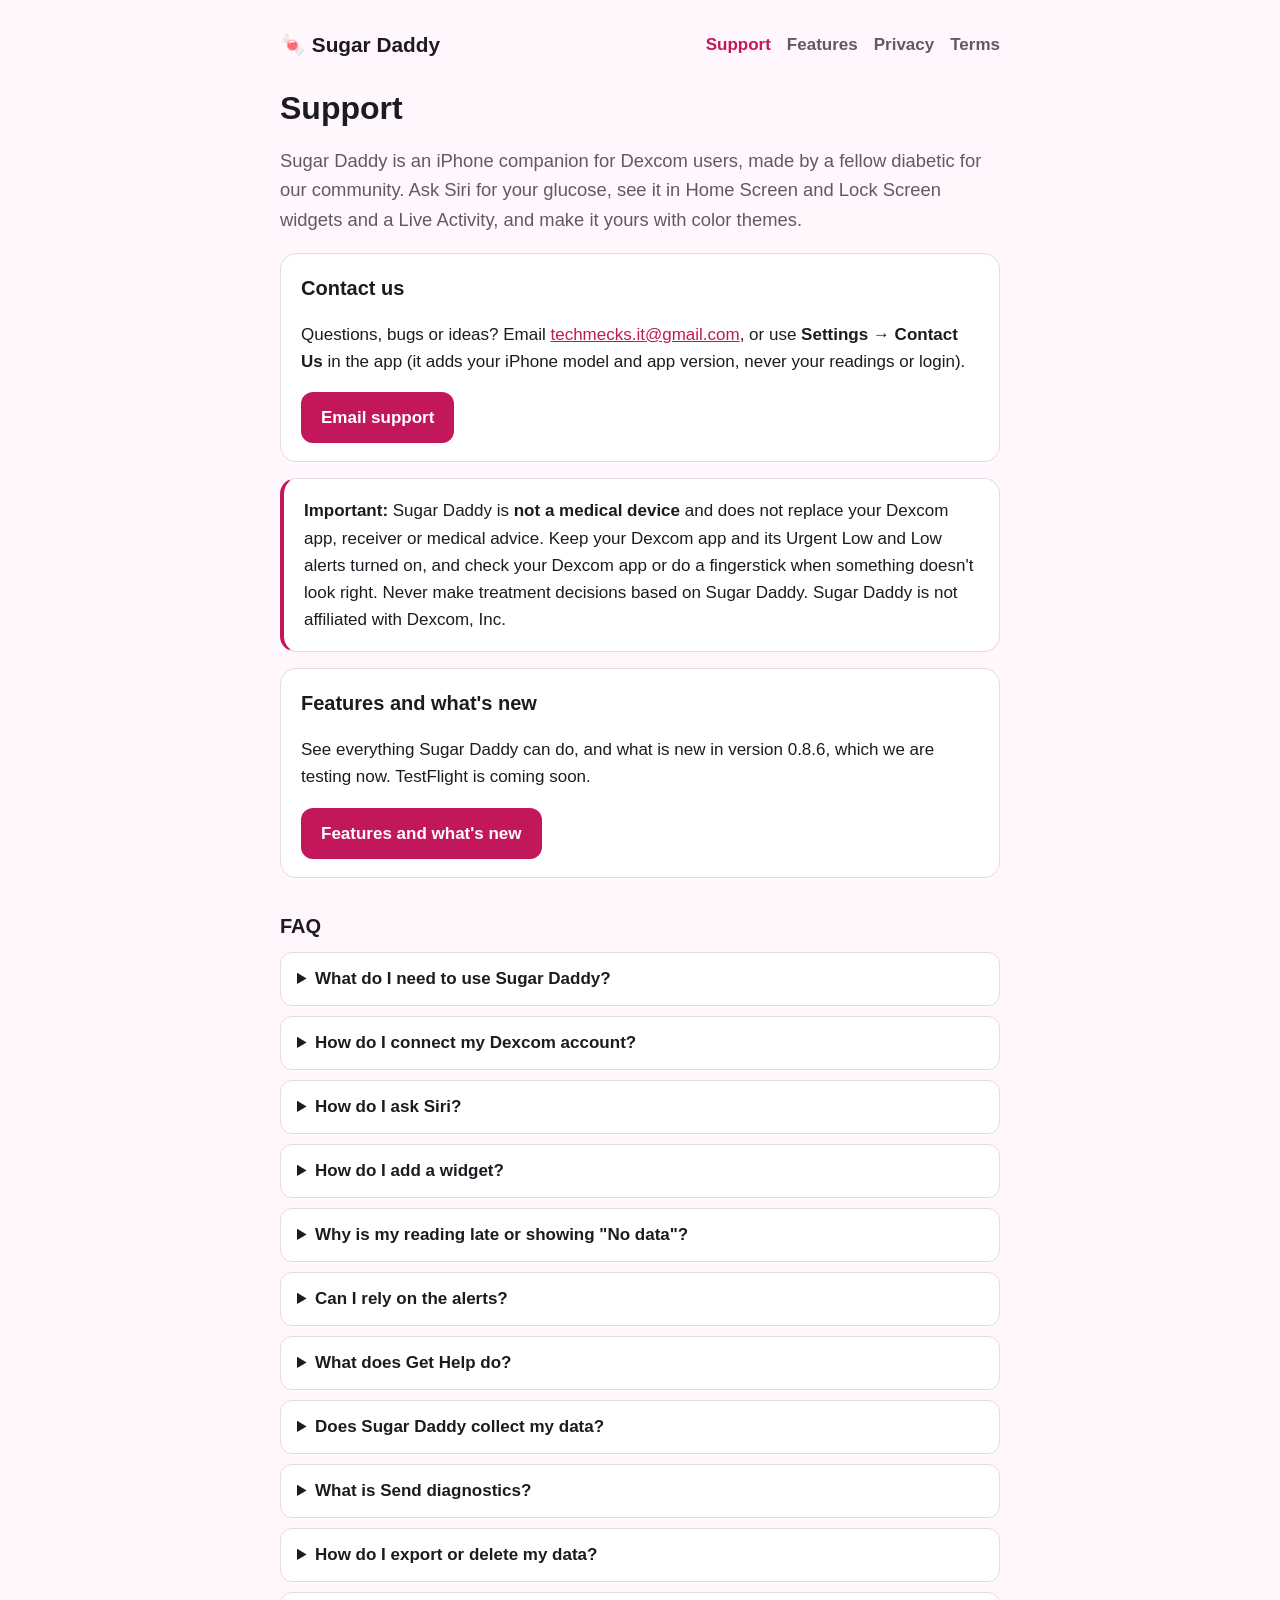
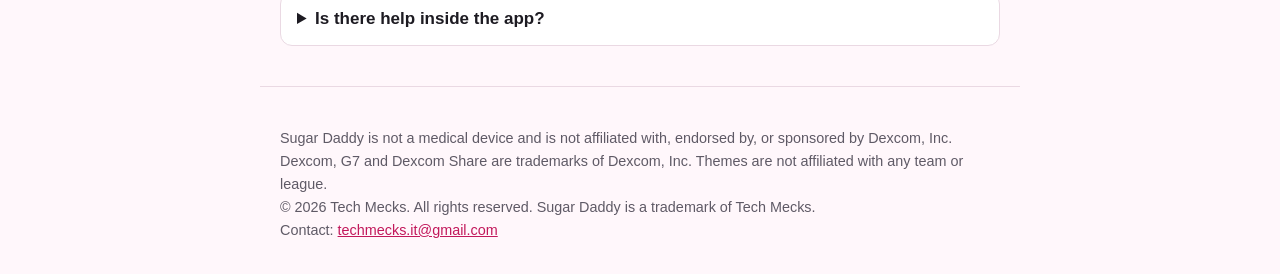
<file: index.html>
<!doctype html>
<html lang="en">
<head>
<meta charset="utf-8">
<meta name="viewport" content="width=device-width, initial-scale=1">
<title>Support · Sugar Daddy</title>
<meta name="description" content="Sugar Daddy: an iPhone companion for Dexcom users, with Siri, widgets and a Live Activity.">
<link rel="stylesheet" href="style.css">
</head>
<body>
<header><a class="brand" href="index.html">🍬 Sugar Daddy</a><nav><a href="index.html" aria-current="page">Support</a><a href="features.html">Features</a><a href="privacy.html">Privacy</a><a href="terms.html">Terms</a></nav></header>
<main>
<h1>Support</h1>
<p class="lead">Sugar Daddy is an iPhone companion for Dexcom users, made by a fellow diabetic for our community. Ask Siri for your glucose, see it in Home Screen and Lock Screen widgets and a Live Activity, and make it yours with color themes.</p>

<div class="card">
<h2 style="margin-top:0">Contact us</h2>
<p>Questions, bugs or ideas? Email <a href="mailto:techmecks.it@gmail.com?subject=Sugar%20Daddy%20Support">techmecks.it@gmail.com</a>, or use <strong>Settings → Contact Us</strong> in the app (it adds your iPhone model and app version, never your readings or login).</p>
<a class="button" href="mailto:techmecks.it@gmail.com?subject=Sugar%20Daddy%20Support">Email support</a>
</div>

<div class="card note">
<strong>Important:</strong> Sugar Daddy is <strong>not a medical device</strong> and does not replace your Dexcom app, receiver or medical advice. Keep your Dexcom app and its Urgent Low and Low alerts turned on, and check your Dexcom app or do a fingerstick when something doesn't look right. Never make treatment decisions based on Sugar Daddy. Sugar Daddy is not affiliated with Dexcom, Inc.
</div>

<div class="card">
<h2 style="margin-top:0">Features and what's new</h2>
<p>See everything Sugar Daddy can do, and what is new in version 0.8.6, which we are testing now. TestFlight is coming soon.</p>
<a class="button" href="features.html">Features and what's new</a>
</div>

<h2>FAQ</h2>
<details><summary>What do I need to use Sugar Daddy?</summary>
<p>An iPhone with iOS 17.0 or newer, and a Dexcom account with Share turned on (that is a setting in Dexcom's own app). Sugar Daddy is for iPhone only. There is no Apple Watch app.</p></details>
<details><summary>How do I connect my Dexcom account?</summary>
<p><strong>Sign in with the Dexcom account of the person wearing the sensor. A follower login won't work.</strong> In your Dexcom app, open <strong>Connections</strong> (or <strong>Share</strong>) and turn on <strong>Share</strong>. Then open Sugar Daddy, choose your region, and sign in with your Dexcom username (email or phone number) and password. Your login is kept only on your iPhone, in its secure storage. Once you are signed in, the screen shows "Password saved on this iPhone" and never shows the password itself.</p>
<p>If readings don't show up: in your own Dexcom app, add a follower (a family member, or a second email of yours) so Share has someone to share with, then try again.</p></details>
<details><summary>How do I ask Siri?</summary>
<p>Always include the app name. For example: <strong>"Hey Siri, what's my sugar in Sugar Daddy"</strong>. You can also say:</p>
<ul>
<li>"Hey Siri, am I going up or down in Sugar Daddy"</li>
<li>"Hey Siri, what was my sugar an hour ago in Sugar Daddy"</li>
<li>"Hey Siri, how long have I been in range in Sugar Daddy"</li>
<li>"Hey Siri, check my sugar with Sugar Daddy", "Ask Sugar Daddy what my sugar is" or "Sugar Daddy sugar"</li>
</ul>
<p>The app also has a <strong>Siri: how to</strong> screen in Settings. The phrases show up in the Shortcuts app too. To hear the answer out loud, go to iPhone <strong>Settings → Siri → Siri Responses</strong> and choose Prefer Spoken Responses.</p></details>
<details><summary>How do I add a widget?</summary>
<p>On the Home Screen, touch and hold an empty area, tap <strong>Edit → Add Widget</strong>, and choose Sugar Daddy. For the Lock Screen, touch and hold the Lock Screen, tap <strong>Customize</strong>, then tap the widget area. Widgets follow the app's theme ("Match app") by default; open <strong>Edit Widget</strong> to give one widget its own theme.</p></details>
<details><summary>Why is my reading late or showing "No data"?</summary>
<p>Dexcom Share can be delayed or unavailable, and iOS decides how often widgets refresh. Home shows how old your reading is, and widgets mark a reading as stale after 10 minutes. If Dexcom is busy or limits requests, Sugar Daddy waits and tries again, never waiting longer than 5 minutes between tries. Check that Share is on in your Dexcom app and that your phone is online. Opening the app refreshes everything right away. Always confirm with your Dexcom app or a fingerstick.</p>
<p>If readings don't show up: in your own Dexcom app, add a follower (a family member, or a second email of yours) so Share has someone to share with, then try again.</p></details>
<details><summary>Can I rely on the alerts?</summary>
<p>Sugar Daddy alerts are an extra, not a replacement for your Dexcom alerts. They depend on iOS Background App Refresh, so they can be delayed or missed, especially if the app was force-quit or Background App Refresh is off. Low alerts are sent as Time Sensitive notifications; they are not Critical Alerts, so they may not sound when your phone is on silent. Keep your Dexcom app's Urgent Low and Low alerts turned on.</p></details>
<details><summary>What does Get Help do?</summary>
<p>Get Help is manual only. It opens Messages with a text to the emergency contact you chose, including your latest reading (and your location, if you allowed it). You review it and tap Send. It does not call anyone or contact emergency services. In an emergency, call 911 (or your local number). The Get Help button appears after you sign in to Dexcom; first it shows <strong>Set up emergency contact</strong>, which walks you through choosing a contact.</p></details>
<details><summary>Does Sugar Daddy collect my data?</summary>
<p>No. There are no servers, analytics or tracking. Your readings and settings stay on your iPhone. See the <a href="privacy.html">Privacy Policy</a>.</p></details>
<details><summary>What is Send diagnostics?</summary>
<p>Send diagnostics opens an email with a short technical log attached (no readings, logins, locations or contacts). Nothing is sent until you press Send.</p></details>
<details><summary>How do I export or delete my data?</summary>
<p>You can export your history as a CSV file from Sweet History. To erase everything from this iPhone, go to <strong>Settings → Delete All My Data</strong>. This removes your Dexcom login, saved readings, tags, settings and the diagnostics log.</p></details>
<details><summary>Is there help inside the app?</summary>
<p>Yes. <strong>Settings → Help</strong> covers Siri, connecting Dexcom, late or missing readings, and how to contact us, and links back to this website.</p></details>

</main>
<footer>Sugar Daddy is not a medical device and is not affiliated with, endorsed by, or sponsored by Dexcom, Inc. Dexcom, G7 and Dexcom Share are trademarks of Dexcom, Inc. Themes are not affiliated with any team or league.<br>© 2026 Tech Mecks. All rights reserved. Sugar Daddy is a trademark of Tech Mecks.<br>Contact: <a href="mailto:techmecks.it@gmail.com">techmecks.it@gmail.com</a></footer>
</body>
</html>
</file>
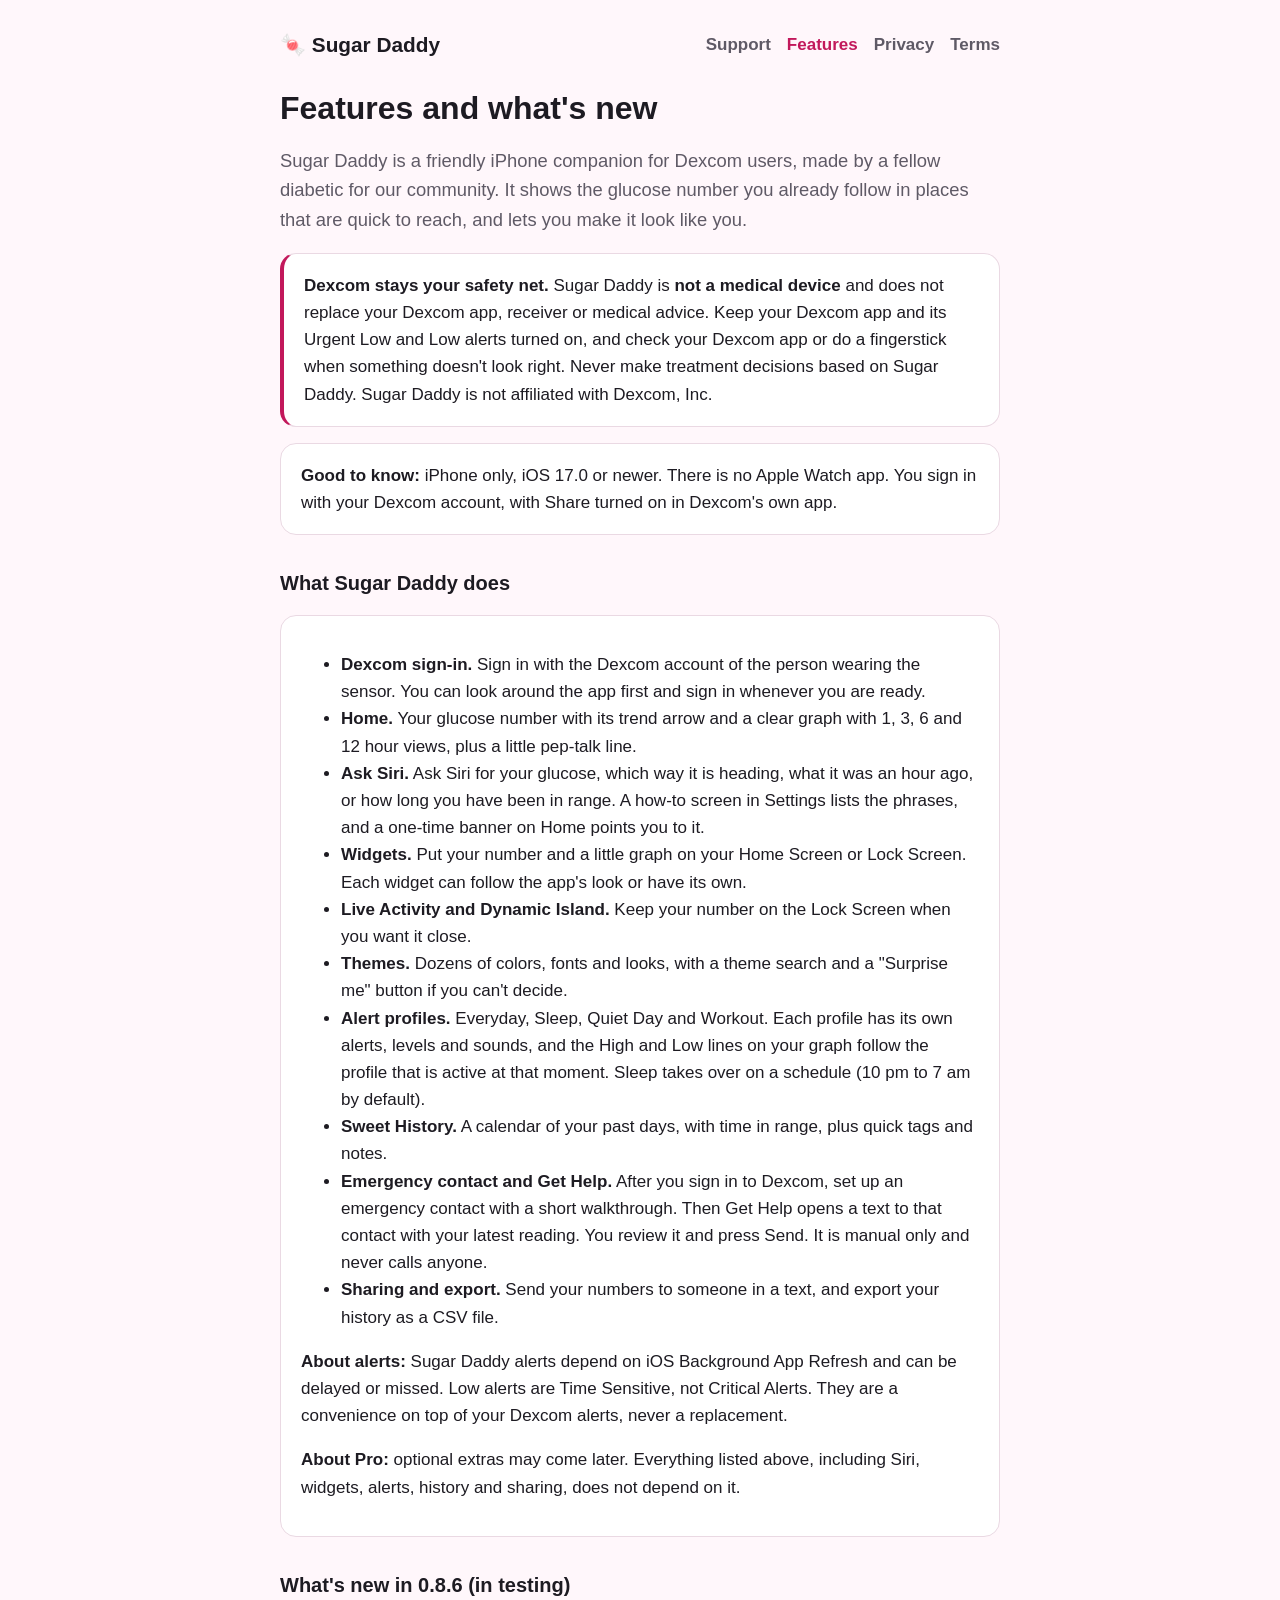
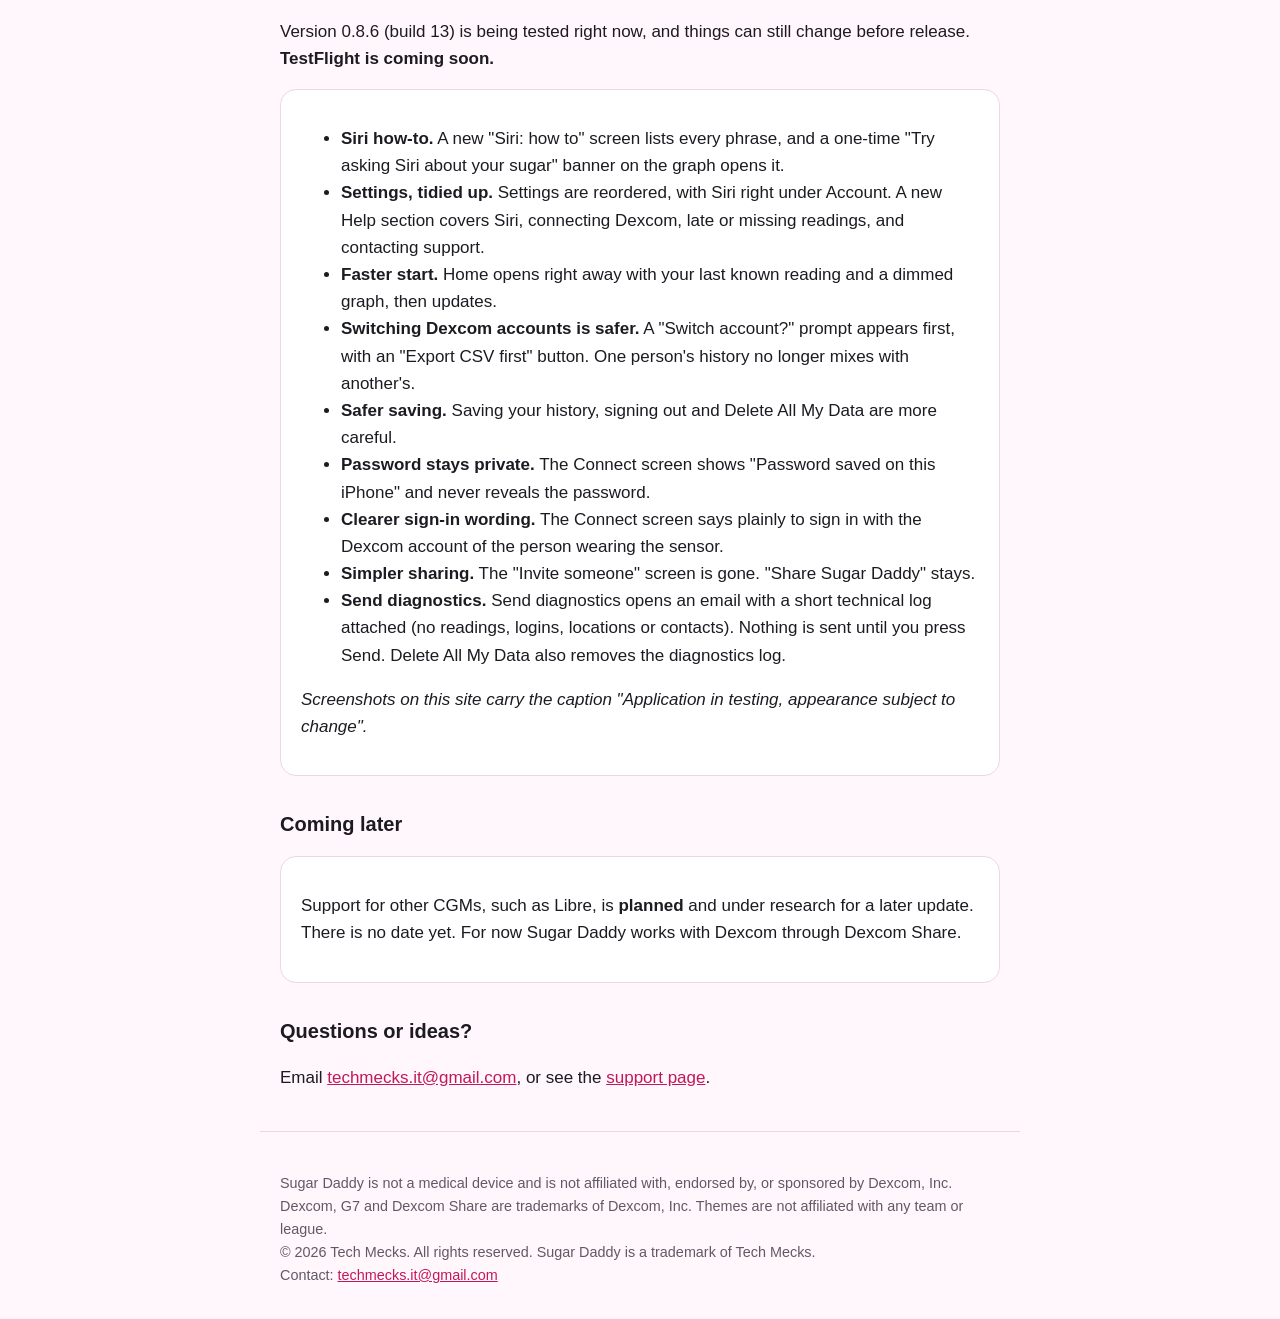
<file: features.html>
<!doctype html>
<html lang="en">
<head>
<meta charset="utf-8">
<meta name="viewport" content="width=device-width, initial-scale=1">
<title>Features and what's new · Sugar Daddy</title>
<meta name="description" content="What Sugar Daddy can do, and what is new in version 0.8.6 (in testing).">
<link rel="stylesheet" href="style.css">
</head>
<body>
<header><a class="brand" href="index.html">🍬 Sugar Daddy</a><nav><a href="index.html">Support</a><a href="features.html" aria-current="page">Features</a><a href="privacy.html">Privacy</a><a href="terms.html">Terms</a></nav></header>
<main>
<h1>Features and what's new</h1>
<p class="lead">Sugar Daddy is a friendly iPhone companion for Dexcom users, made by a fellow diabetic for our community. It shows the glucose number you already follow in places that are quick to reach, and lets you make it look like you.</p>

<div class="card note">
<strong>Dexcom stays your safety net.</strong> Sugar Daddy is <strong>not a medical device</strong> and does not replace your Dexcom app, receiver or medical advice. Keep your Dexcom app and its Urgent Low and Low alerts turned on, and check your Dexcom app or do a fingerstick when something doesn't look right. Never make treatment decisions based on Sugar Daddy. Sugar Daddy is not affiliated with Dexcom, Inc.
</div>

<div class="card">
<strong>Good to know:</strong> iPhone only, iOS 17.0 or newer. There is no Apple Watch app. You sign in with your Dexcom account, with Share turned on in Dexcom's own app.
</div>

<h2>What Sugar Daddy does</h2>
<div class="card">
<ul>
<li><strong>Dexcom sign-in.</strong> Sign in with the Dexcom account of the person wearing the sensor. You can look around the app first and sign in whenever you are ready.</li>
<li><strong>Home.</strong> Your glucose number with its trend arrow and a clear graph with 1, 3, 6 and 12 hour views, plus a little pep-talk line.</li>
<li><strong>Ask Siri.</strong> Ask Siri for your glucose, which way it is heading, what it was an hour ago, or how long you have been in range. A how-to screen in Settings lists the phrases, and a one-time banner on Home points you to it.</li>
<li><strong>Widgets.</strong> Put your number and a little graph on your Home Screen or Lock Screen. Each widget can follow the app's look or have its own.</li>
<li><strong>Live Activity and Dynamic Island.</strong> Keep your number on the Lock Screen when you want it close.</li>
<li><strong>Themes.</strong> Dozens of colors, fonts and looks, with a theme search and a "Surprise me" button if you can't decide.</li>
<li><strong>Alert profiles.</strong> Everyday, Sleep, Quiet Day and Workout. Each profile has its own alerts, levels and sounds, and the High and Low lines on your graph follow the profile that is active at that moment. Sleep takes over on a schedule (10 pm to 7 am by default).</li>
<li><strong>Sweet History.</strong> A calendar of your past days, with time in range, plus quick tags and notes.</li>
<li><strong>Emergency contact and Get Help.</strong> After you sign in to Dexcom, set up an emergency contact with a short walkthrough. Then Get Help opens a text to that contact with your latest reading. You review it and press Send. It is manual only and never calls anyone.</li>
<li><strong>Sharing and export.</strong> Send your numbers to someone in a text, and export your history as a CSV file.</li>
</ul>
<p><strong>About alerts:</strong> Sugar Daddy alerts depend on iOS Background App Refresh and can be delayed or missed. Low alerts are Time Sensitive, not Critical Alerts. They are a convenience on top of your Dexcom alerts, never a replacement.</p>
<p><strong>About Pro:</strong> optional extras may come later. Everything listed above, including Siri, widgets, alerts, history and sharing, does not depend on it.</p>
</div>

<h2>What's new in 0.8.6 (in testing)</h2>
<p>Version 0.8.6 (build 13) is being tested right now, and things can still change before release. <strong>TestFlight is coming soon.</strong></p>
<div class="card">
<ul>
<li><strong>Siri how-to.</strong> A new "Siri: how to" screen lists every phrase, and a one-time "Try asking Siri about your sugar" banner on the graph opens it.</li>
<li><strong>Settings, tidied up.</strong> Settings are reordered, with Siri right under Account. A new Help section covers Siri, connecting Dexcom, late or missing readings, and contacting support.</li>
<li><strong>Faster start.</strong> Home opens right away with your last known reading and a dimmed graph, then updates.</li>
<li><strong>Switching Dexcom accounts is safer.</strong> A "Switch account?" prompt appears first, with an "Export CSV first" button. One person's history no longer mixes with another's.</li>
<li><strong>Safer saving.</strong> Saving your history, signing out and Delete All My Data are more careful.</li>
<li><strong>Password stays private.</strong> The Connect screen shows "Password saved on this iPhone" and never reveals the password.</li>
<li><strong>Clearer sign-in wording.</strong> The Connect screen says plainly to sign in with the Dexcom account of the person wearing the sensor.</li>
<li><strong>Simpler sharing.</strong> The "Invite someone" screen is gone. "Share Sugar Daddy" stays.</li>
<li><strong>Send diagnostics.</strong> Send diagnostics opens an email with a short technical log attached (no readings, logins, locations or contacts). Nothing is sent until you press Send. Delete All My Data also removes the diagnostics log.</li>
</ul>
<p><em>Screenshots on this site carry the caption "Application in testing, appearance subject to change".</em></p>
</div>

<h2>Coming later</h2>
<div class="card">
<p>Support for other CGMs, such as Libre, is <strong>planned</strong> and under research for a later update. There is no date yet. For now Sugar Daddy works with Dexcom through Dexcom Share.</p>
</div>

<h2>Questions or ideas?</h2>
<p>Email <a href="mailto:techmecks.it@gmail.com?subject=Sugar%20Daddy%20Support">techmecks.it@gmail.com</a>, or see the <a href="index.html">support page</a>.</p>

</main>
<footer>Sugar Daddy is not a medical device and is not affiliated with, endorsed by, or sponsored by Dexcom, Inc. Dexcom, G7 and Dexcom Share are trademarks of Dexcom, Inc. Themes are not affiliated with any team or league.<br>© 2026 Tech Mecks. All rights reserved. Sugar Daddy is a trademark of Tech Mecks.<br>Contact: <a href="mailto:techmecks.it@gmail.com">techmecks.it@gmail.com</a></footer>
</body>
</html>
</file>
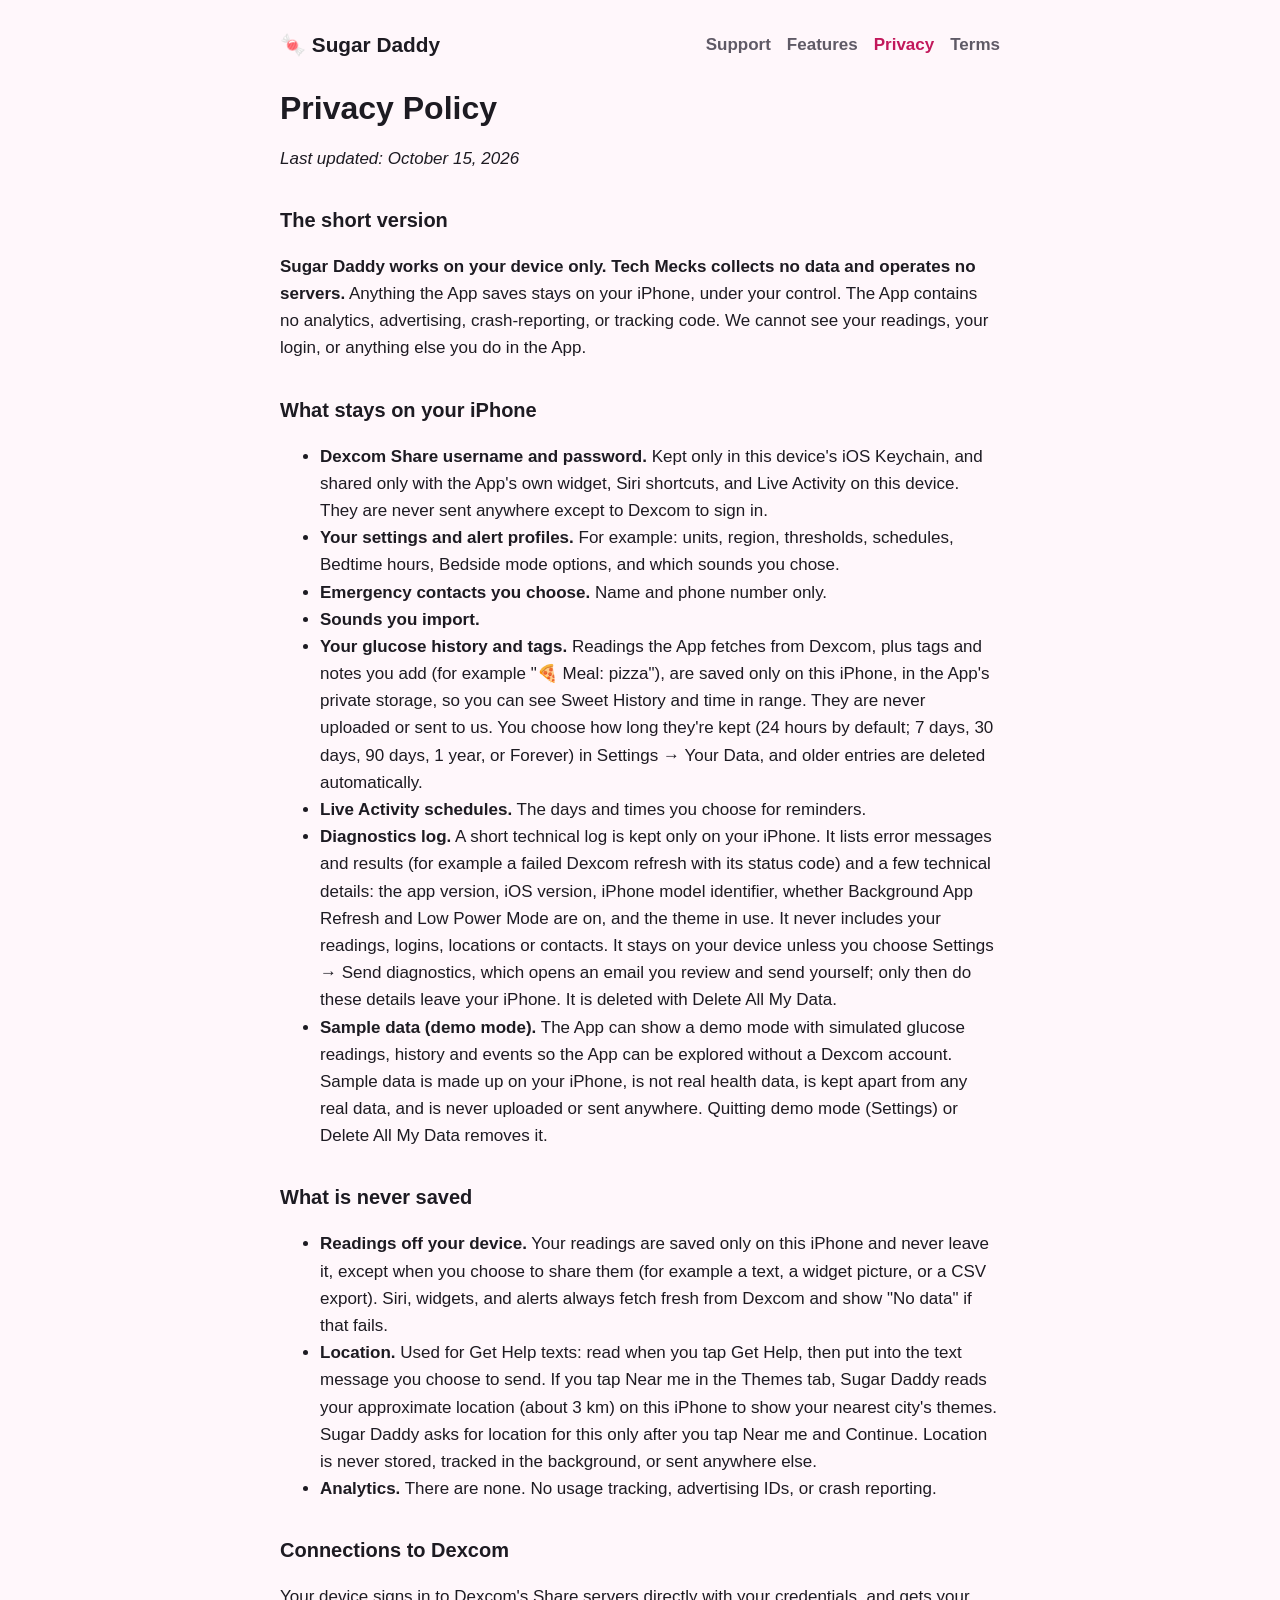
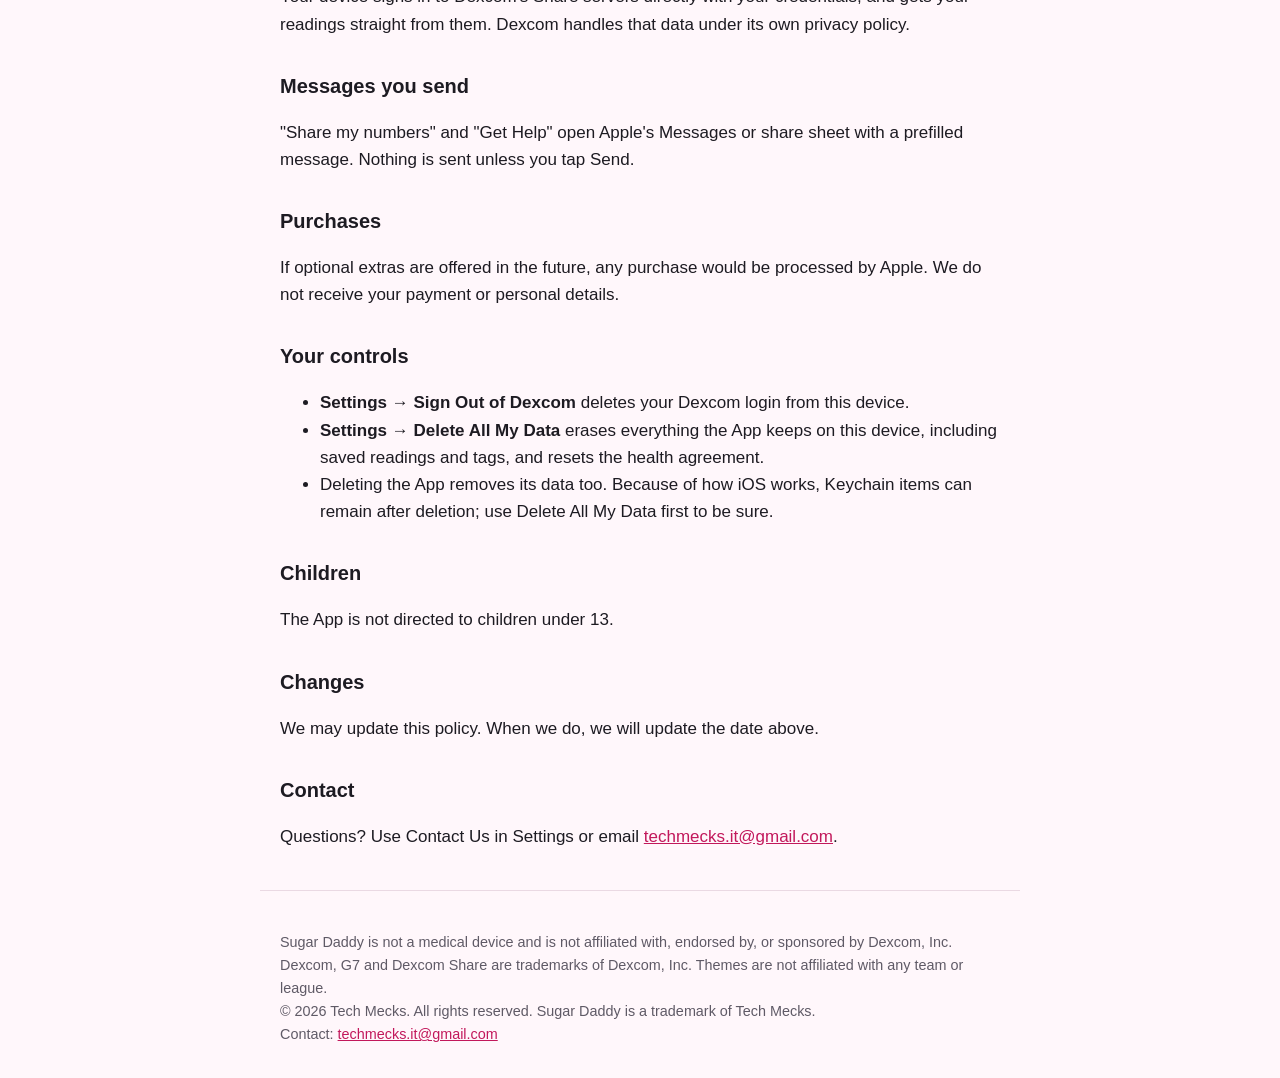
<file: privacy.html>
<!doctype html>
<html lang="en">
<head>
<meta charset="utf-8">
<meta name="viewport" content="width=device-width, initial-scale=1">
<title>Privacy Policy · Sugar Daddy</title>
<meta name="description" content="Sugar Daddy: an iPhone companion for Dexcom users, with Siri, widgets and a Live Activity.">
<link rel="stylesheet" href="style.css">
</head>
<body>
<header><a class="brand" href="index.html">🍬 Sugar Daddy</a><nav><a href="index.html">Support</a><a href="features.html">Features</a><a href="privacy.html" aria-current="page">Privacy</a><a href="terms.html">Terms</a></nav></header>
<main>
<h1>Privacy Policy</h1>
<p><em>Last updated: October 15, 2026</em></p>
<h2>The short version</h2>
<p><strong>Sugar Daddy works on your device only. Tech Mecks collects no data and operates no servers.</strong> Anything the App saves stays on your iPhone, under your control. The App contains no analytics, advertising, crash-reporting, or tracking code. We cannot see your readings, your login, or anything else you do in the App.</p>
<h2>What stays on your iPhone</h2>
<ul>
<li><strong>Dexcom Share username and password.</strong> Kept only in this device's iOS Keychain, and shared only with the App's own widget, Siri shortcuts, and Live Activity on this device. They are never sent anywhere except to Dexcom to sign in.</li>
<li><strong>Your settings and alert profiles.</strong> For example: units, region, thresholds, schedules, Bedtime hours, Bedside mode options, and which sounds you chose.</li>
<li><strong>Emergency contacts you choose.</strong> Name and phone number only.</li>
<li><strong>Sounds you import.</strong></li>
<li><strong>Your glucose history and tags.</strong> Readings the App fetches from Dexcom, plus tags and notes you add (for example "🍕 Meal: pizza"), are saved only on this iPhone, in the App's private storage, so you can see Sweet History and time in range. They are never uploaded or sent to us. You choose how long they're kept (24 hours by default; 7 days, 30 days, 90 days, 1 year, or Forever) in Settings → Your Data, and older entries are deleted automatically.</li>
<li><strong>Live Activity schedules.</strong> The days and times you choose for reminders.</li>
<li><strong>Diagnostics log.</strong> A short technical log is kept only on your iPhone. It lists error messages and results (for example a failed Dexcom refresh with its status code) and a few technical details: the app version, iOS version, iPhone model identifier, whether Background App Refresh and Low Power Mode are on, and the theme in use. It never includes your readings, logins, locations or contacts. It stays on your device unless you choose Settings → Send diagnostics, which opens an email you review and send yourself; only then do these details leave your iPhone. It is deleted with Delete All My Data.</li>
<li><strong>Sample data (demo mode).</strong> The App can show a demo mode with simulated glucose readings, history and events so the App can be explored without a Dexcom account. Sample data is made up on your iPhone, is not real health data, is kept apart from any real data, and is never uploaded or sent anywhere. Quitting demo mode (Settings) or Delete All My Data removes it.</li>
</ul>
<h2>What is never saved</h2>
<ul>
<li><strong>Readings off your device.</strong> Your readings are saved only on this iPhone and never leave it, except when you choose to share them (for example a text, a widget picture, or a CSV export). Siri, widgets, and alerts always fetch fresh from Dexcom and show "No data" if that fails.</li>
<li><strong>Location.</strong> Used for Get Help texts: read when you tap Get Help, then put into the text message you choose to send. If you tap Near me in the Themes tab, Sugar Daddy reads your approximate location (about 3 km) on this iPhone to show your nearest city's themes. Sugar Daddy asks for location for this only after you tap Near me and Continue. Location is never stored, tracked in the background, or sent anywhere else.</li>
<li><strong>Analytics.</strong> There are none. No usage tracking, advertising IDs, or crash reporting.</li>
</ul>
<h2>Connections to Dexcom</h2>
<p>Your device signs in to Dexcom's Share servers directly with your credentials, and gets your readings straight from them. Dexcom handles that data under its own privacy policy.</p>
<h2>Messages you send</h2>
<p>"Share my numbers" and "Get Help" open Apple's Messages or share sheet with a prefilled message. Nothing is sent unless you tap Send.</p>
<h2>Purchases</h2>
<p>If optional extras are offered in the future, any purchase would be processed by Apple. We do not receive your payment or personal details.</p>
<h2>Your controls</h2>
<ul>
<li><strong>Settings → Sign Out of Dexcom</strong> deletes your Dexcom login from this device.</li>
<li><strong>Settings → Delete All My Data</strong> erases everything the App keeps on this device, including saved readings and tags, and resets the health agreement.</li>
<li>Deleting the App removes its data too. Because of how iOS works, Keychain items can remain after deletion; use Delete All My Data first to be sure.</li>
</ul>
<h2>Children</h2>
<p>The App is not directed to children under 13.</p>
<h2>Changes</h2>
<p>We may update this policy. When we do, we will update the date above.</p>
<h2>Contact</h2>
<p>Questions? Use Contact Us in Settings or email <a href="mailto:techmecks.it@gmail.com">techmecks.it@gmail.com</a>.</p>
</main>
<footer>Sugar Daddy is not a medical device and is not affiliated with, endorsed by, or sponsored by Dexcom, Inc. Dexcom, G7 and Dexcom Share are trademarks of Dexcom, Inc. Themes are not affiliated with any team or league.<br>© 2026 Tech Mecks. All rights reserved. Sugar Daddy is a trademark of Tech Mecks.<br>Contact: <a href="mailto:techmecks.it@gmail.com">techmecks.it@gmail.com</a></footer>
</body>
</html>
</file>
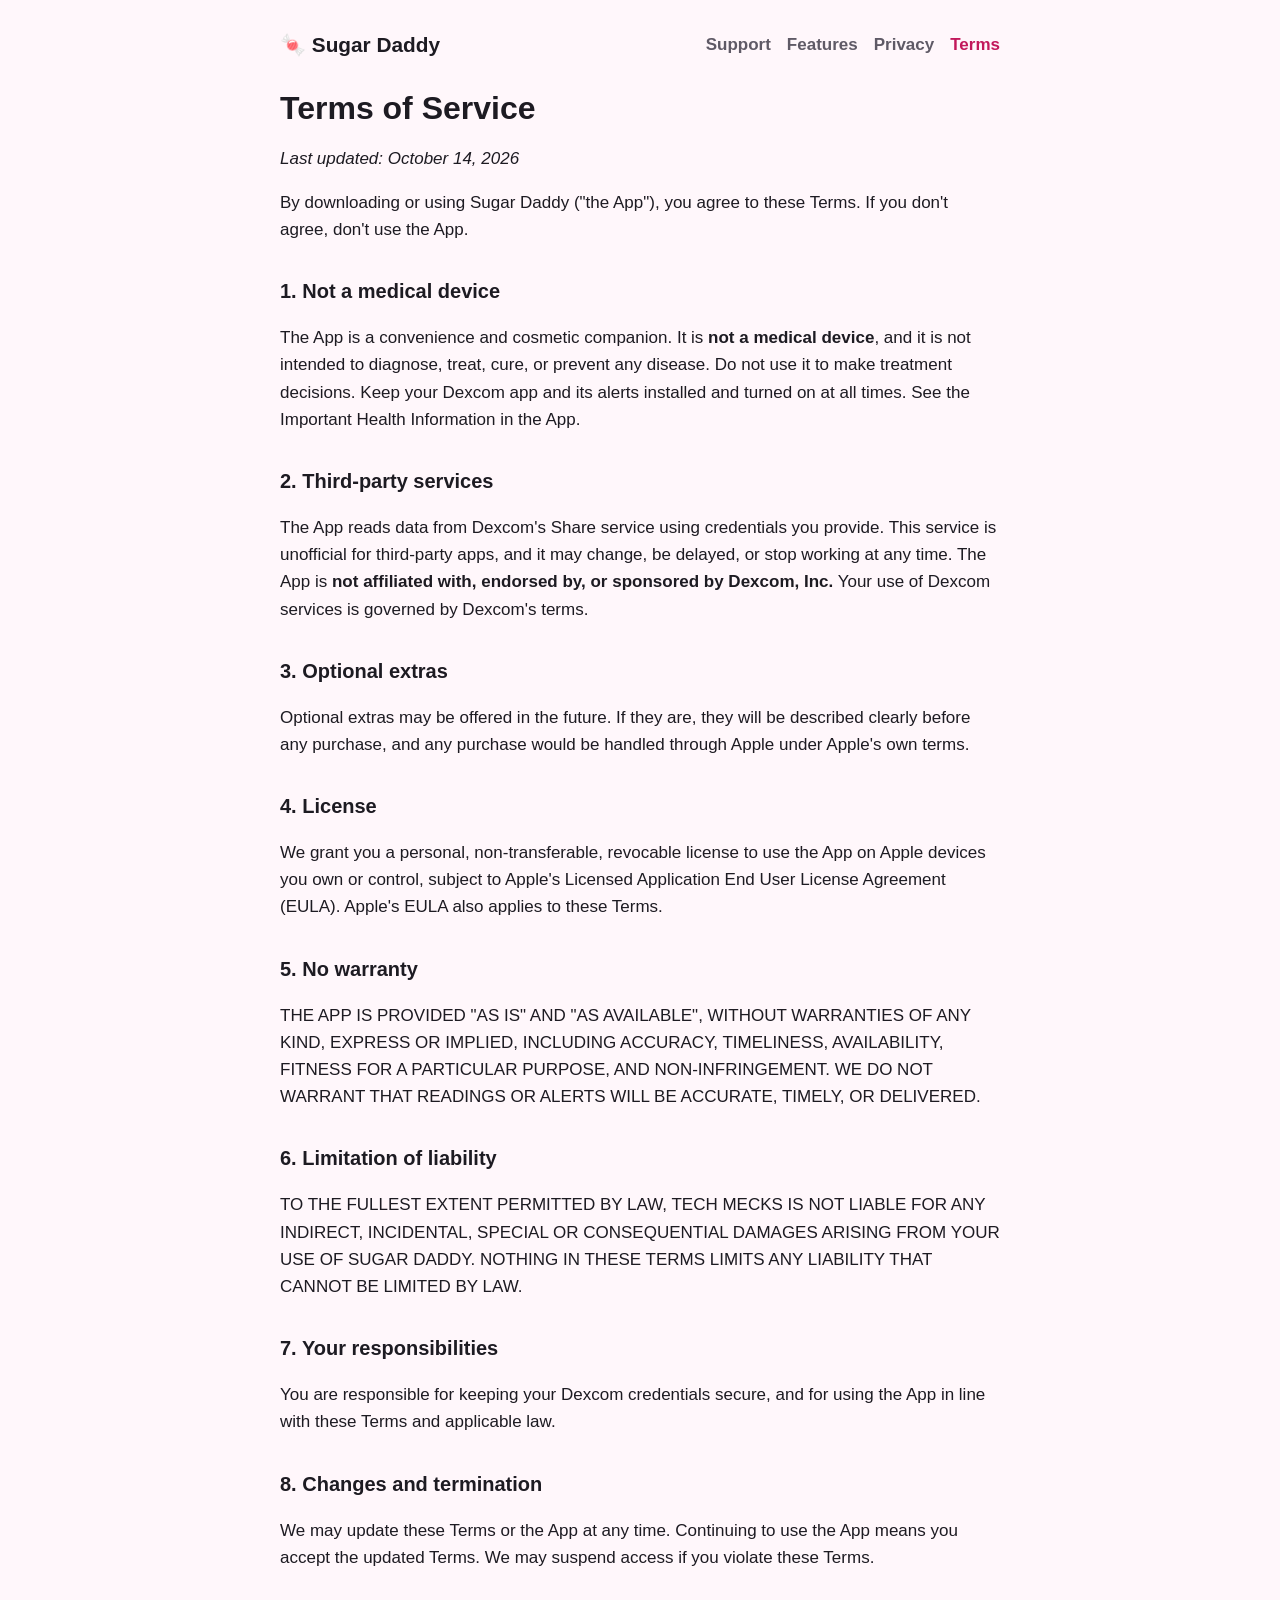
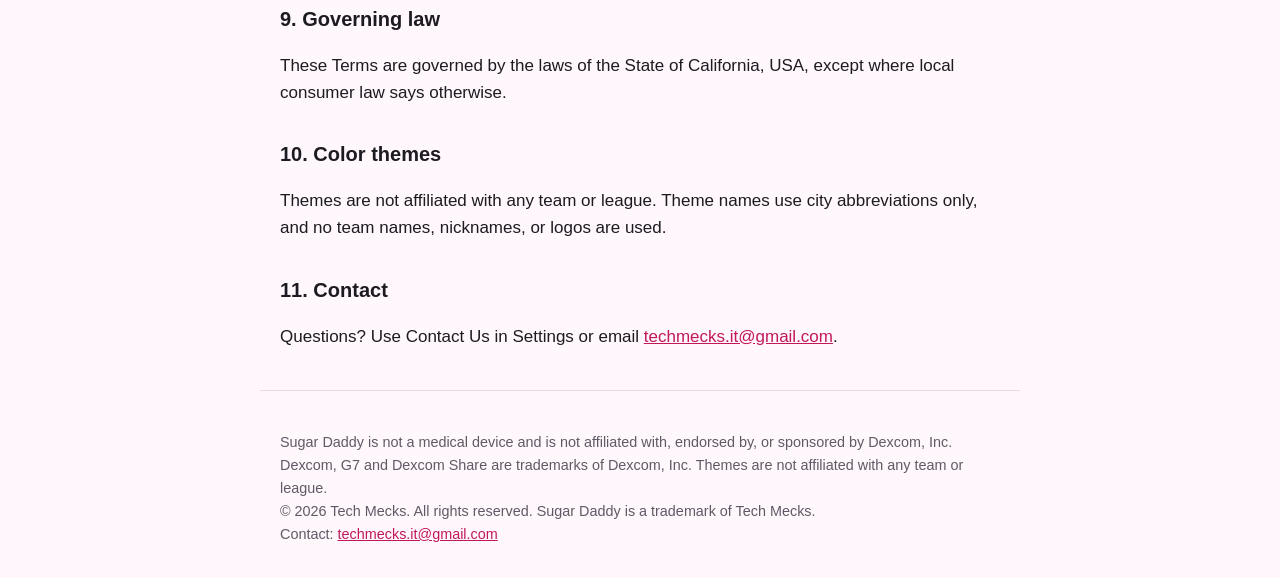
<file: terms.html>
<!doctype html>
<html lang="en">
<head>
<meta charset="utf-8">
<meta name="viewport" content="width=device-width, initial-scale=1">
<title>Terms of Service · Sugar Daddy</title>
<meta name="description" content="Sugar Daddy: an iPhone companion for Dexcom users, with Siri, widgets and a Live Activity.">
<link rel="stylesheet" href="style.css">
</head>
<body>
<header><a class="brand" href="index.html">🍬 Sugar Daddy</a><nav><a href="index.html">Support</a><a href="features.html">Features</a><a href="privacy.html">Privacy</a><a href="terms.html" aria-current="page">Terms</a></nav></header>
<main>
<h1>Terms of Service</h1>
<p><em>Last updated: October 14, 2026</em></p>
<p>By downloading or using Sugar Daddy ("the App"), you agree to these Terms. If you don't agree, don't use the App.</p>
<h2>1. Not a medical device</h2>
<p>The App is a convenience and cosmetic companion. It is <strong>not a medical device</strong>, and it is not intended to diagnose, treat, cure, or prevent any disease. Do not use it to make treatment decisions. Keep your Dexcom app and its alerts installed and turned on at all times. See the Important Health Information in the App.</p>
<h2>2. Third-party services</h2>
<p>The App reads data from Dexcom's Share service using credentials you provide. This service is unofficial for third-party apps, and it may change, be delayed, or stop working at any time. The App is <strong>not affiliated with, endorsed by, or sponsored by Dexcom, Inc.</strong> Your use of Dexcom services is governed by Dexcom's terms.</p>
<h2>3. Optional extras</h2>
<p>Optional extras may be offered in the future. If they are, they will be described clearly before any purchase, and any purchase would be handled through Apple under Apple's own terms.</p>
<h2>4. License</h2>
<p>We grant you a personal, non-transferable, revocable license to use the App on Apple devices you own or control, subject to Apple's Licensed Application End User License Agreement (EULA). Apple's EULA also applies to these Terms.</p>
<h2>5. No warranty</h2>
<p>THE APP IS PROVIDED "AS IS" AND "AS AVAILABLE", WITHOUT WARRANTIES OF ANY KIND, EXPRESS OR IMPLIED, INCLUDING ACCURACY, TIMELINESS, AVAILABILITY, FITNESS FOR A PARTICULAR PURPOSE, AND NON-INFRINGEMENT. WE DO NOT WARRANT THAT READINGS OR ALERTS WILL BE ACCURATE, TIMELY, OR DELIVERED.</p>
<h2>6. Limitation of liability</h2>
<p>TO THE FULLEST EXTENT PERMITTED BY LAW, TECH MECKS IS NOT LIABLE FOR ANY INDIRECT, INCIDENTAL, SPECIAL OR CONSEQUENTIAL DAMAGES ARISING FROM YOUR USE OF SUGAR DADDY. NOTHING IN THESE TERMS LIMITS ANY LIABILITY THAT CANNOT BE LIMITED BY LAW.</p>
<h2>7. Your responsibilities</h2>
<p>You are responsible for keeping your Dexcom credentials secure, and for using the App in line with these Terms and applicable law.</p>
<h2>8. Changes and termination</h2>
<p>We may update these Terms or the App at any time. Continuing to use the App means you accept the updated Terms. We may suspend access if you violate these Terms.</p>
<h2>9. Governing law</h2>
<p>These Terms are governed by the laws of the State of California, USA, except where local consumer law says otherwise.</p>
<h2>10. Color themes</h2>
<p>Themes are not affiliated with any team or league. Theme names use city abbreviations only, and no team names, nicknames, or logos are used.</p>
<h2>11. Contact</h2>
<p>Questions? Use Contact Us in Settings or email <a href="mailto:techmecks.it@gmail.com">techmecks.it@gmail.com</a>.</p>
</main>
<footer>Sugar Daddy is not a medical device and is not affiliated with, endorsed by, or sponsored by Dexcom, Inc. Dexcom, G7 and Dexcom Share are trademarks of Dexcom, Inc. Themes are not affiliated with any team or league.<br>© 2026 Tech Mecks. All rights reserved. Sugar Daddy is a trademark of Tech Mecks.<br>Contact: <a href="mailto:techmecks.it@gmail.com">techmecks.it@gmail.com</a></footer>
</body>
</html>
</file>
<file: style.css>
:root{--bg:#fff7fb;--card:#ffffff;--text:#1d1b22;--muted:#5f5a66;--accent:#c2185b;--line:#ead9e3}
@media (prefers-color-scheme:dark){:root{--bg:#141217;--card:#1e1b22;--text:#f3eef6;--muted:#b3abb9;--accent:#ff7ab6;--line:#332c38}}
*{box-sizing:border-box}
body{margin:0;font:17px/1.6 -apple-system,BlinkMacSystemFont,"Segoe UI",Roboto,Helvetica,Arial,sans-serif;background:var(--bg);color:var(--text)}
header,main,footer{max-width:760px;margin:0 auto;padding:0 20px}
header{padding-top:28px;display:flex;flex-wrap:wrap;align-items:center;justify-content:space-between;gap:12px}
.brand{font-weight:800;font-size:1.3rem;text-decoration:none;color:var(--text)}
nav a{color:var(--muted);text-decoration:none;margin-left:16px;font-weight:600}
nav a:hover,nav a[aria-current]{color:var(--accent)}
h1{font-size:2rem;line-height:1.2;margin:28px 0 8px}
h2{font-size:1.25rem;margin:32px 0 8px}
a{color:var(--accent)}
.card{background:var(--card);border:1px solid var(--line);border-radius:16px;padding:18px 20px;margin:16px 0}
.lead{font-size:1.15rem;color:var(--muted)}
.note{border-left:4px solid var(--accent)}
details{background:var(--card);border:1px solid var(--line);border-radius:12px;padding:12px 16px;margin:10px 0}
summary{font-weight:700;cursor:pointer;min-height:28px}
.button{display:inline-block;background:var(--accent);color:#fff;padding:12px 20px;border-radius:12px;text-decoration:none;font-weight:700}
footer{color:var(--muted);font-size:.9rem;padding:40px 20px 32px;border-top:1px solid var(--line);margin-top:40px}
@media (max-width:480px){nav a{margin:0 14px 0 0}h1{font-size:1.6rem}}
</file>
